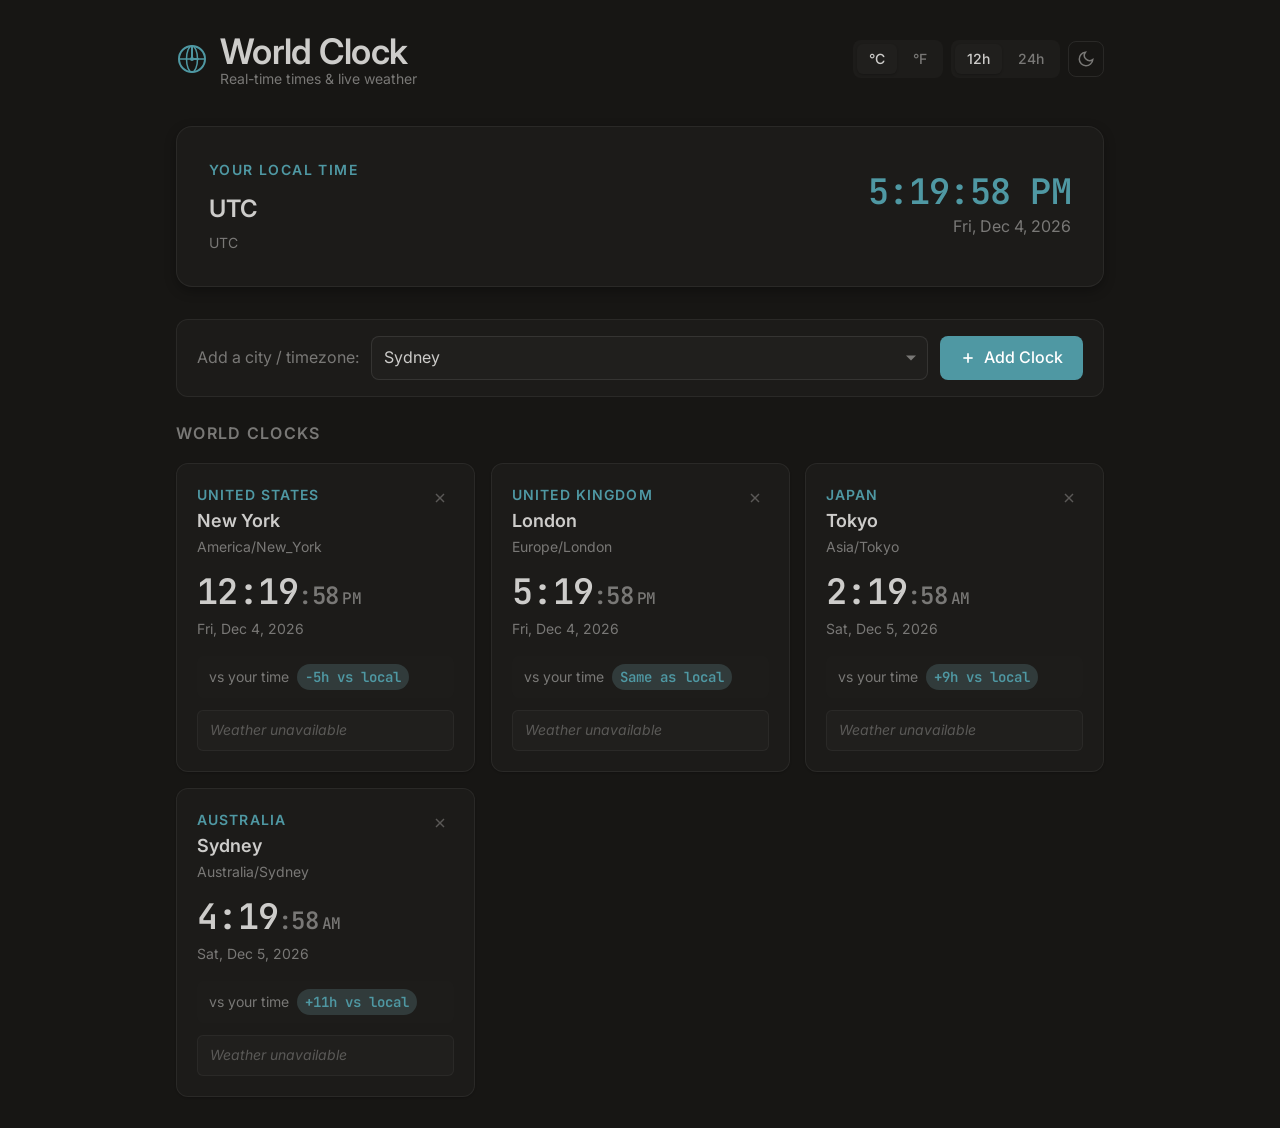
<file: index.html>
<!DOCTYPE html>
<html lang="en" data-theme="dark">

<head>
    <meta charset="UTF-8">
    <meta name="viewport" content="width=device-width, initial-scale=1.0">
    <title>World Clock</title>
    <link rel="preconnect" href="https://fonts.googleapis.com">
    <link rel="preconnect" href="https://fonts.gstatic.com" crossorigin>
    <link
        href="https://fonts.googleapis.com/css2?family=Inter:wght@300..700&family=JetBrains+Mono:wght@400;600&display=swap"
        rel="stylesheet">
    <link rel="stylesheet" href="style.css">
</head>

<body>
    <a href="#main" class="sr-only">Skip to content</a>
    <div class="app" id="main">
        <header>
            <div class="logo-lockup">
                <svg width="32" height="32" viewBox="0 0 32 32" fill="none" aria-label="World Clock logo">
                    <circle cx="16" cy="16" r="13" stroke="currentColor" stroke-width="2" />
                    <ellipse cx="16" cy="16" rx="5.5" ry="13" stroke="currentColor" stroke-width="1.5" />
                    <line x1="3" y1="16" x2="29" y2="16" stroke="currentColor" stroke-width="1.5" />
                    <line x1="16" y1="3" x2="16" y2="16" stroke="currentColor" stroke-width="2"
                        stroke-linecap="round" />
                    <line x1="16" y1="16" x2="22" y2="16" stroke="currentColor" stroke-width="2"
                        stroke-linecap="round" />
                    <circle cx="16" cy="16" r="2" fill="currentColor" />
                </svg>
                <div>
                    <h1>World Clock <span>Real-time times &amp; live weather</span></h1>
                </div>
            </div>
            <div class="header-actions">
                <div class="unit-toggle" role="group" aria-label="Temperature unit">
                    <button class="fmt-btn active" id="unit-c" onclick="setUnit('C')" aria-pressed="true">°C</button>
                    <button class="fmt-btn" id="unit-f" onclick="setUnit('F')" aria-pressed="false">°F</button>
                </div>
                <div class="format-toggle" role="group" aria-label="Time format">
                    <button class="fmt-btn active" id="fmt-12" onclick="setFormat(12)" aria-pressed="true">12h</button>
                    <button class="fmt-btn" id="fmt-24" onclick="setFormat(24)" aria-pressed="false">24h</button>
                </div>
                <button class="btn-icon" data-theme-toggle aria-label="Switch to light mode">
                    <svg width="18" height="18" viewBox="0 0 24 24" fill="none" stroke="currentColor" stroke-width="2">
                        <path d="M21 12.79A9 9 0 1 1 11.21 3 7 7 0 0 0 21 12.79z" />
                    </svg>
                </button>
            </div>
        </header>

        <div class="my-clock-card" id="my-clock-card">
            <div class="my-clock-left">
                <div class="my-clock-label">Your Local Time</div>
                <div class="my-clock-name" id="my-clock-name">Detecting location…</div>
                <div class="my-clock-tz" id="my-clock-tz"></div>
            </div>
            <div class="my-clock-time-wrap">
                <div class="my-clock-time" id="my-clock-time">--:--:--</div>
                <div class="my-clock-date" id="my-clock-date"></div>
            </div>
        </div>

        <div class="add-clock-bar">
            <label for="tz-select">Add a city / timezone:</label>
            <div class="select-wrapper">
                <select id="tz-select" aria-label="Select city or timezone"></select>
            </div>
            <button class="btn-primary" onclick="addClock()">
                <svg width="16" height="16" viewBox="0 0 24 24" fill="none" stroke="currentColor" stroke-width="2.5">
                    <line x1="12" y1="5" x2="12" y2="19" />
                    <line x1="5" y1="12" x2="19" y2="12" />
                </svg>
                Add Clock
            </button>
        </div>

        <div class="section-title">World Clocks</div>
        <div class="clocks-grid" id="clocks-grid">
            <div class="empty-state" id="empty-state">
                <svg class="empty-state-icon" viewBox="0 0 24 24" fill="none" stroke="currentColor" stroke-width="1.5"
                    aria-hidden="true">
                    <circle cx="12" cy="12" r="9" />
                    <ellipse cx="12" cy="12" rx="4" ry="9" />
                    <line x1="3" y1="12" x2="21" y2="12" />
                    <line x1="12" y1="3" x2="12" y2="12" />
                    <line x1="12" y1="12" x2="16" y2="12" />
                </svg>
                <h3>No world clocks yet</h3>
                <p>Pick a city from the dropdown above and click Add Clock to see its local time.</p>
            </div>
        </div>
    </div>
    <script src="script.js"></script>
</body>

</html>
</file>
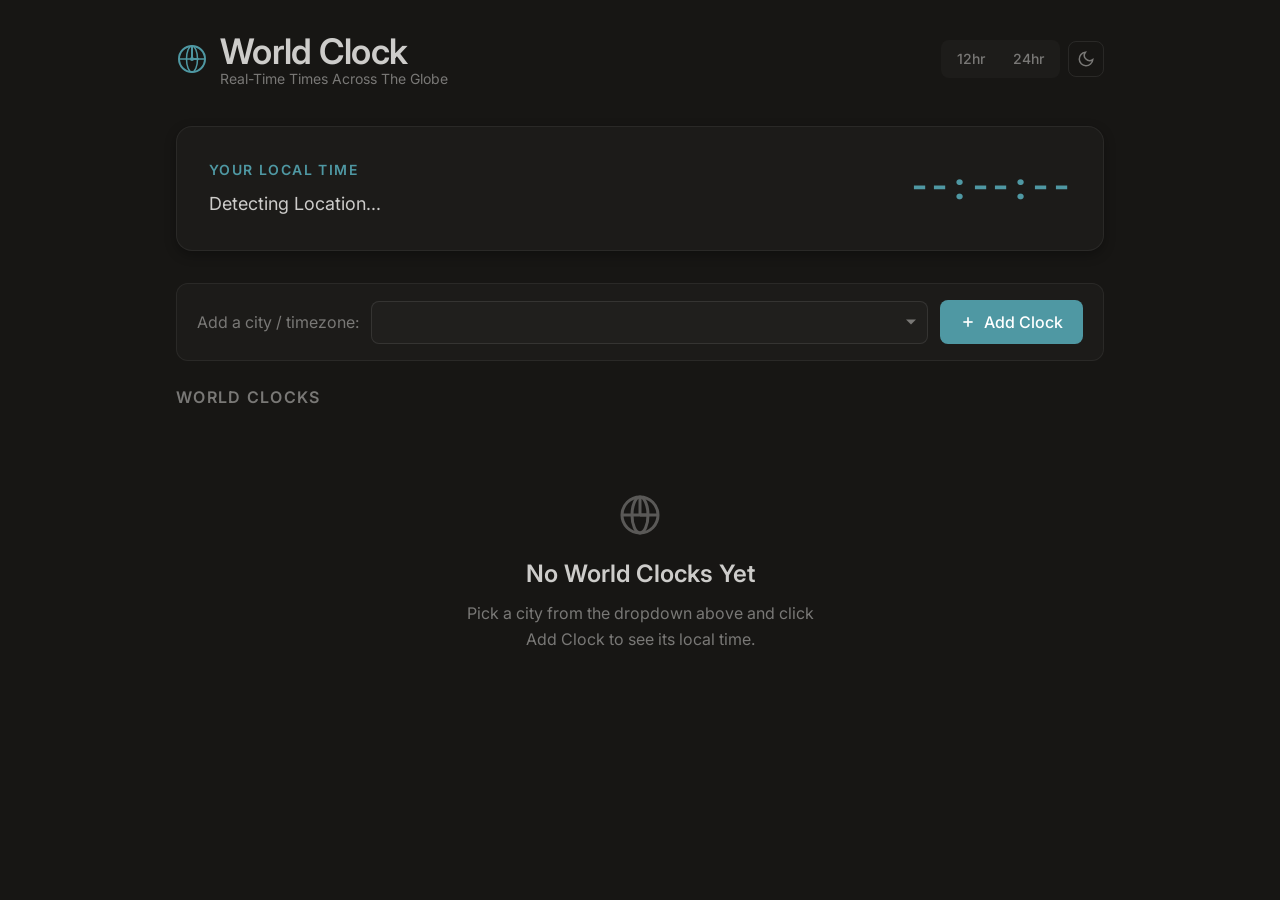
<file: home.html>
<!DOCTYPE html>
<html lang="en" data-theme="dark">

<head>
    <meta charset="UTF-8">
    <meta name="viewport" content="width=device-width, initial-scale=1.0">
    <title>World Clock</title>
    <link rel="preconnect" href="https://fonts.googleapis.com">
    <link rel="preconnect" href="https://fonts.gstatic.com" crossorigin>
    <link
        href="https://fonts.googleapis.com/css2?family=Inter:wght@300..700&family=JetBrains+Mono:wght@400;600&display=swap"
        rel="stylesheet">
    <link rel="stylesheet" href="style.css">
    <script src="script.js"></script>
</head>

<body>

    <a href="#main" class="sr-only">Skip to Content</a>

    <div class="app" id="main">
        <header>
            <div class="logo-lockup">
                <svg width="32" height="32" viewBox="0 0 32 32" fill="none" aria-label="World Clock logo">
                    <circle cx="16" cy="16" r="13" stroke="currentColor" stroke-width="2" />
                    <ellipse cx="16" cy="16" rx="5.5" ry="13" stroke="currentColor" stroke-width="1.5" />
                    <line x1="3" y1="16" x2="29" y2="16" stroke="currentColor" stroke-width="1.5" />
                    <line x1="16" y1="3" x2="16" y2="16" stroke="currentColor" stroke-width="2"
                        stroke-linecap="round" />
                    <line x1="16" y1="16" x2="22" y2="16" stroke="currentColor" stroke-width="2"
                        stroke-linecap="round" />
                    <circle cx="16" cy="16" r="2" fill="currentColor" />
                </svg>
                <div>
                    <h1>World Clock <span>Real-Time Times Across The Globe</span></h1>
                </div>
            </div>
            <div class="header-actions">
                <div class="format-toggle" role="group" aria-label="Time format">
                    <button class="fmt-btn activate" id="fmt-12" onclick="setFormat(12)"
                        aria-pressed="true">12hr</button>
                    <button class="fmt-btn" active id="fmt-24" onclick="setFormat(24)"
                        aria-pressed="false">24hr</button>
                </div>
                <button class="btn-icon" data-theme-toggle aria-label="Switch to Light Mode">
                    <svg width="18" height="18" viewBox="0 0 24 24" fill="none" stroke="currentColor" stroke-width="2">
                        <path d="M21 12.79A9 9 0 1 1 11.21 3 7 7 0 0 0 21 12.79z" />
                    </svg>
                </button>
            </div>
        </header>

        <div class="my-clock-card" id="my-clock-card">
            <div class="my-clock-left">
                <div class="my-clock-label">Your Local Time</div>
                <div cass="my-clock-name" id="my-clock-name">Detecting Location...</div>
                <div class="my-clock-tz" id="my-clock-tz"></div>
            </div>
            <div class="my-clock-time-wrap">
                <div class="my-clock-time" id="my-clock-time">--:--:--</div>
                <div class="my-clock-date" id="my-clock-date"></div>
            </div>
        </div>

        <div class="add-clock-bar">
            <label for="tz-select">Add a city / timezone:</label>
            <div class="select-wrapper">
                <select id="tz-select" aria-label="Select city or timezone"></select>
            </div>
            <button class="btn-primary" onclick="addClock()">
                <svg width="16" height="16" viewBox="0 0 24 24" fill="none" stroke="currentColor" stroke-width="2.5">
                    <line x1="12" y1="5" x2="12" y2="19" />
                    <line x1="5" y1="12" x2="19" y2="12" />
                </svg>
                Add Clock
            </button>
        </div>

        <div class="section-title">World Clocks</div>
        <div class="clocks-grid" id="clocks-grid">
            <div class="empty-state" id="empty-state">
                <svg class="empty-state-icon" viewBox="0 0 24 24" fill="none" stroke="currentColor" stroke-width="1.5"
                    aria-hidden="true">
                    <circle cx="12" cy="12" r="9" />
                    <ellipse cx="12" cy="12" rx="4" ry="9" />
                    <line x1="3" y1="12" x2="21" y2="12" />
                    <line x1="12" y1="3" x2="12" y2="12" />
                    <line x1="12" y1="12" x2="16" y2="12" />
                </svg>
                <h3>No World Clocks Yet</h3>
                <p>Pick a city from the dropdown above and click Add Clock to see its local time.</p>
            </div>
        </div>
    </div>
</body>

</html>
</file>
<file: style.css>
:root,
[data-theme="light"] {
    --color-bg: #f7f6f2;
    --color-surface: #f9f8f5;
    --color-surface-2: #fbfbf9;
    --color-surface-offset: #f3f0ec;
    --color-surface-dynamic: #e6e4df;
    --color-divider: #dcd9d5;
    --color-border: #d4d1ca;
    --color-text: #28251d;
    --color-text-muted: #7a7974;
    --color-text-faint: #bab9b4;
    --color-primary: #01696f;
    --color-primary-hover: #0c4e54;
    --color-primary-highlight: #cedcd8;
    --color-error: #a12c7b;
    --color-success: #437a22;
    --color-success-highlight: #d4dfcc;
    --radius-sm: 0.375rem;
    --radius-md: 0.5rem;
    --radius-lg: 0.75rem;
    --radius-xl: 1rem;
    --radius-full: 9999px;
    --shadow-sm: 0 1px 2px oklch(0.2 0.01 80 / 0.06);
    --shadow-md: 0 4px 12px oklch(0.2 0.01 80 / 0.08);
    --shadow-lg: 0 12px 32px oklch(0.2 0.01 80 / 0.12);
    --space-1: 0.25rem;
    --space-2: 0.5rem;
    --space-3: 0.75rem;
    --space-4: 1rem;
    --space-5: 1.25rem;
    --space-6: 1.5rem;
    --space-8: 2rem;
    --space-10: 2.5rem;
    --space-12: 3rem;
    --space-16: 4rem;
    --text-xs: clamp(0.75rem, 0.7rem + 0.25vw, 0.875rem);
    --text-sm: clamp(0.875rem, 0.8rem + 0.35vw, 1rem);
    --text-base: clamp(1rem, 0.95rem + 0.25vw, 1.125rem);
    --text-lg: clamp(1.125rem, 1rem + 0.75vw, 1.5rem);
    --text-xl: clamp(1.5rem, 1.2rem + 1.25vw, 2.25rem);
    --font-body: 'Inter', 'Helvetica Neue', sans-serif;
    --font-mono: 'JetBrains Mono', monospace;
    --transition-interactive: 180ms cubic-bezier(0.16, 1, 0.3, 1);
}

[data-theme="dark"] {
    --color-bg: #171614;
    --color-surface: #1c1b19;
    --color-surface-2: #201f1d;
    --color-surface-offset: #1d1c1a;
    --color-surface-dynamic: #2d2c2a;
    --color-divider: #262523;
    --color-border: #393836;
    --color-text: #cdccca;
    --color-text-muted: #797876;
    --color-text-faint: #5a5957;
    --color-primary: #4f98a3;
    --color-primary-hover: #227f8b;
    --color-primary-highlight: #313b3b;
    --color-error: #d163a7;
    --color-success: #6daa45;
    --color-success-highlight: #3a4435;
    --shadow-sm: 0 1px 2px oklch(0 0 0 / 0.2);
    --shadow-md: 0 4px 12px oklch(0 0 0 / 0.3);
    --shadow-lg: 0 12px 32px oklch(0 0 0 / 0.4);
}

@media (prefers-color-scheme: dark) {
    :root:not([data-theme]) {
        --color-bg: #171614;
        --color-surface: #1c1b19;
        --color-surface-2: #201f1d;
        --color-surface-offset: #1d1c1a;
        --color-surface-dynamic: #2d2c2a;
        --color-divider: #262523;
        --color-border: #393836;
        --color-text: #cdccca;
        --color-text-muted: #797876;
        --color-text-faint: #5a5957;
        --color-primary: #4f98a3;
        --color-primary-hover: #227f8b;
        --color-primary-highlight: #313b3b;
        --color-error: #d163a7;
        --color-success: #6daa45;
        --color-success-highlight: #3a4435;
        --shadow-sm: 0 1px 2px oklch(0 0 0 / 0.2);
        --shadow-md: 0 4px 12px oklch(0 0 0 / 0.3);
        --shadow-lg: 0 12px 32px oklch(0 0 0 / 0.4);
    }
}

*,
*::before,
*::after {
    box-sizing: border-box;
    margin: 0;
    padding: 0;
}

html {
    -webkit-font-smoothing: antialiased;
    scroll-behavior: smooth;
}

body {
    min-height: 100dvh;
    font-family: var(--font-body);
    font-size: var(--text-base);
    color: var(--color-text);
    background-color: var(--color-bg);
    line-height: 1.6;
}

input,
button,
select {
    font: inherit;
    color: inherit;
}

button {
    cursor: pointer;
    background: none;
    border: none;
}

:focus-visible {
    outline: 2px solid var(--color-primary);
    outline-offset: 3px;
    border-radius: var(--radius-sm);
}

@media (prefers-reduced-motion: reduce) {

    *,
    *::before,
    *::after {
        animation-duration: 0.01ms !important;
        transition-duration: 0.01ms !important;
    }
}

.app {
    max-width: 960px;
    margin-inline: auto;
    padding: var(--space-8) var(--space-4);
}

header {
    display: flex;
    align-items: center;
    justify-content: space-between;
    margin-bottom: var(--space-10);
    gap: var(--space-4);
}

.logo-lockup {
    display: flex;
    align-items: center;
    gap: var(--space-3);
}

.logo-lockup svg {
    color: var(--color-primary);
    flex-shrink: 0;
}

.logo-lockup h1 {
    font-size: var(--text-xl);
    font-weight: 600;
    letter-spacing: -0.02em;
    line-height: 1.1;
    color: var(--color-text);
}

.logo-lockup span {
    display: block;
    font-size: var(--text-xs);
    font-weight: 400;
    color: var(--color-text-muted);
    letter-spacing: 0;
}

.header-actions {
    display: flex;
    gap: var(--space-2);
    align-items: center;
}

.btn-icon {
    display: flex;
    align-items: center;
    justify-content: center;
    width: 36px;
    height: 36px;
    border-radius: var(--radius-md);
    color: var(--color-text-muted);
    border: 1px solid oklch(from var(--color-text) l c h / 0.1);
    transition: background var(--transition-interactive), color var(--transition-interactive);
}

.btn-icon:hover {
    background: var(--color-surface-dynamic);
    color: var(--color-text);
}

.my-clock-card {
    background: var(--color-surface);
    border: 1px solid oklch(from var(--color-text) l c h / 0.08);
    border-radius: var(--radius-xl);
    padding: var(--space-8);
    margin-bottom: var(--space-8);
    box-shadow: var(--shadow-md);
    display: flex;
    align-items: center;
    justify-content: space-between;
    gap: var(--space-6);
    flex-wrap: wrap;
}

.my-clock-left {
    flex: 1;
    min-width: 180px;
}

.my-clock-label {
    font-size: var(--text-xs);
    font-weight: 600;
    text-transform: uppercase;
    letter-spacing: 0.1em;
    color: var(--color-primary);
    margin-bottom: var(--space-2);
}

.my-clock-name {
    font-size: var(--text-lg);
    font-weight: 600;
    color: var(--color-text);
    margin-bottom: var(--space-1);
}

.my-clock-tz {
    font-size: var(--text-xs);
    color: var(--color-text-muted);
}

.my-clock-time-wrap {
    text-align: right;
}

.my-clock-time {
    font-family: var(--font-mono);
    font-size: var(--text-xl);
    font-weight: 600;
    color: var(--color-primary);
    letter-spacing: -0.02em;
    line-height: 1;
    margin-bottom: var(--space-1);
}

.my-clock-date {
    font-size: var(--text-sm);
    color: var(--color-text-muted);
    text-align: right;
}

.add-clock-bar {
    background: var(--color-surface);
    border: 1px solid oklch(from var(--color-text) l c h / 0.08);
    border-radius: var(--radius-lg);
    padding: var(--space-4) var(--space-5);
    margin-bottom: var(--space-6);
    display: flex;
    gap: var(--space-3);
    align-items: center;
    flex-wrap: wrap;
}

.add-clock-bar label {
    font-size: var(--text-sm);
    color: var(--color-text-muted);
    white-space: nowrap;
}

.select-wrapper {
    position: relative;
    flex: 1;
    min-width: 200px;
}

.select-wrapper select {
    width: 100%;
    padding: var(--space-2) var(--space-8) var(--space-2) var(--space-3);
    background: var(--color-surface-2);
    border: 1px solid oklch(from var(--color-text) l c h / 0.12);
    border-radius: var(--radius-md);
    font-size: var(--text-sm);
    color: var(--color-text);
    appearance: none;
    cursor: pointer;
    transition: border-color var(--transition-interactive), box-shadow var(--transition-interactive);
}

.select-wrapper select:focus {
    border-color: var(--color-primary);
    box-shadow: 0 0 0 3px color-mix(in oklab, var(--color-primary) 20%, transparent);
    outline: none;
}

.select-wrapper::after {
    content: "";
    position: absolute;
    right: var(--space-3);
    top: 50%;
    transform: translateY(-50%);
    width: 0;
    height: 0;
    border-left: 5px solid transparent;
    border-right: 5px solid transparent;
    border-top: 5px solid var(--color-text-muted);
    pointer-events: none;
}

.btn-primary {
    display: inline-flex;
    align-items: center;
    gap: var(--space-2);
    padding: var(--space-2) var(--space-5);
    background: var(--color-primary);
    color: white;
    border-radius: var(--radius-md);
    font-size: var(--text-sm);
    font-weight: 500;
    white-space: nowrap;
    border: none;
    transition: background var(--transition-interactive), box-shadow var(--transition-interactive);
    min-height: 44px;
}

.btn-primary:hover {
    background: var(--color-primary-hover);
    box-shadow: var(--shadow-sm);
}

.section-title {
    font-size: var(--text-sm);
    font-weight: 600;
    text-transform: uppercase;
    letter-spacing: 0.08em;
    color: var(--color-text-muted);
    margin-bottom: var(--space-4);
}

.clocks-grid {
    display: grid;
    grid-template-columns: repeat(auto-fill, minmax(min(280px, 100%), 1fr));
    gap: var(--space-4);
}

.clock-card {
    background: var(--color-surface);
    border: 1px solid oklch(from var(--color-text) l c h / 0.08);
    border-radius: var(--radius-lg);
    padding: var(--space-5);
    box-shadow: var(--shadow-sm);
    transition: box-shadow var(--transition-interactive), transform var(--transition-interactive);
    position: relative;
    animation: card-in 280ms cubic-bezier(0.16, 1, 0.3, 1) both;
}

.clock-card:hover {
    box-shadow: var(--shadow-md);
    transform: translateY(-1px);
}

@keyframes card-in {
    from {
        opacity: 0;
        transform: translateY(8px) scale(0.98);
    }

    to {
        opacity: 1;
        transform: translateY(0) scale(1);
    }
}

.clock-card-header {
    display: flex;
    justify-content: space-between;
    align-items: flex-start;
    margin-bottom: var(--space-4);
}

.clock-card-country {
    font-size: var(--text-xs);
    font-weight: 600;
    text-transform: uppercase;
    letter-spacing: 0.08em;
    color: var(--color-primary);
}

.clock-card-city {
    font-size: var(--text-base);
    font-weight: 600;
    color: var(--color-text);
    line-height: 1.2;
    margin-top: var(--space-1);
}

.clock-card-tz {
    font-size: var(--text-xs);
    color: var(--color-text-muted);
    margin-top: var(--space-1);
}

.remove-btn {
    display: flex;
    align-items: center;
    justify-content: center;
    width: 28px;
    height: 28px;
    border-radius: var(--radius-sm);
    color: var(--color-text-faint);
    flex-shrink: 0;
    transition: background var(--transition-interactive), color var(--transition-interactive);
}

.remove-btn:hover {
    background: color-mix(in oklab, var(--color-error) 15%, transparent);
    color: var(--color-error);
}

.clock-display {
    font-family: var(--font-mono);
    font-size: var(--text-xl);
    font-weight: 600;
    color: var(--color-text);
    letter-spacing: -0.02em;
    line-height: 1;
    margin-bottom: var(--space-2);
}

.clock-seconds {
    font-size: var(--text-lg);
    color: var(--color-text-muted);
}

.clock-ampm {
    font-size: var(--text-sm);
    font-weight: 500;
    color: var(--color-text-muted);
    margin-left: var(--space-1);
}

.clock-date {
    font-size: var(--text-xs);
    color: var(--color-text-muted);
    margin-bottom: var(--space-4);
}

.clock-offset-bar {
    display: flex;
    align-items: center;
    gap: var(--space-2);
    padding: var(--space-2) var(--space-3);
    border-radius: var(--radius-sm);
    background: var(--color-surface-offset);
    font-size: var(--text-xs);
    color: var(--color-text-muted);
    margin-bottom: var(--space-3);
}

.offset-badge {
    font-family: var(--font-mono);
    font-size: var(--text-xs);
    font-weight: 600;
    padding: 2px var(--space-2);
    border-radius: var(--radius-full);
    background: var(--color-primary-highlight);
    color: var(--color-primary);
}

.day-diff {
    font-size: var(--text-xs);
    font-weight: 600;
    border-radius: var(--radius-full);
    padding: 2px var(--space-2);
    margin-left: var(--space-1);
}

.day-diff.tomorrow {
    background: var(--color-success-highlight);
    color: var(--color-success);
}

.day-diff.yesterday {
    background: color-mix(in oklab, var(--color-error) 15%, transparent);
    color: var(--color-error);
}

/* Weather */
.weather-strip {
    display: flex;
    align-items: center;
    gap: var(--space-3);
    padding: var(--space-2) var(--space-3);
    border-radius: var(--radius-sm);
    background: var(--color-surface-2);
    border: 1px solid oklch(from var(--color-text) l c h / 0.06);
}

.weather-icon {
    font-size: 1.6rem;
    line-height: 1;
    flex-shrink: 0;
}

.weather-info {
    display: flex;
    flex-direction: column;
    gap: 2px;
}

.weather-temp {
    font-family: var(--font-mono);
    font-size: var(--text-sm);
    font-weight: 600;
    color: var(--color-text);
}

.weather-desc {
    font-size: var(--text-xs);
    color: var(--color-text-muted);
}

.weather-loading {
    font-size: var(--text-xs);
    color: var(--color-text-faint);
    font-style: italic;
}

.weather-extra {
    font-size: var(--text-xs);
    color: var(--color-text-faint);
}

.empty-state {
    grid-column: 1 / -1;
    display: flex;
    flex-direction: column;
    align-items: center;
    text-align: center;
    padding: var(--space-16) var(--space-8);
    color: var(--color-text-muted);
}

.empty-state-icon {
    width: 48px;
    height: 48px;
    margin-bottom: var(--space-4);
    color: var(--color-text-faint);
}

.empty-state h3 {
    font-size: var(--text-lg);
    font-weight: 600;
    color: var(--color-text);
    margin-bottom: var(--space-2);
}

.empty-state p {
    max-width: 36ch;
    font-size: var(--text-sm);
}

.format-toggle {
    display: flex;
    align-items: center;
    gap: var(--space-1);
    padding: var(--space-1);
    background: var(--color-surface-offset);
    border-radius: var(--radius-md);
}

.unit-toggle {
    display: flex;
    align-items: center;
    gap: var(--space-1);
    padding: var(--space-1);
    background: var(--color-surface-offset);
    border-radius: var(--radius-md);
}

.fmt-btn {
    padding: var(--space-1) var(--space-3);
    font-size: var(--text-xs);
    font-weight: 500;
    border-radius: calc(var(--radius-md) - 2px);
    color: var(--color-text-muted);
    transition: background var(--transition-interactive), color var(--transition-interactive);
}

.fmt-btn.active {
    background: var(--color-surface-2);
    color: var(--color-text);
    box-shadow: var(--shadow-sm);
}

.sr-only {
    position: absolute;
    width: 1px;
    height: 1px;
    padding: 0;
    margin: -1px;
    overflow: hidden;
    clip: rect(0, 0, 0, 0);
    white-space: nowrap;
    border-width: 0;
}

@media (max-width: 640px) {
    .my-clock-card {
        flex-direction: column;
    }

    .my-clock-time-wrap {
        text-align: left;
    }

    .my-clock-date {
        text-align: left;
    }
}
</file>
